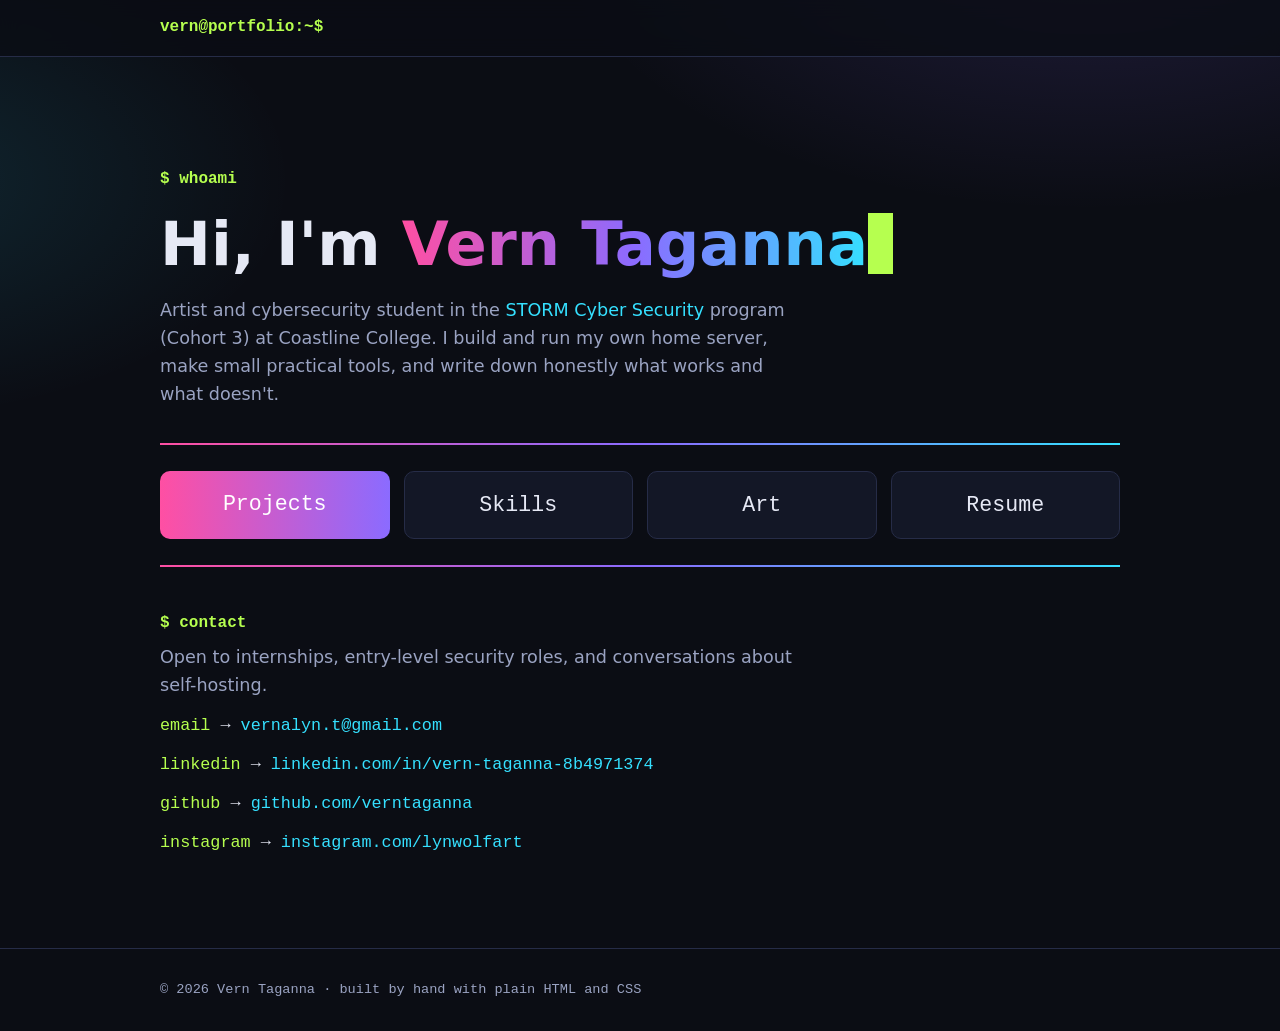
<file: index.html>
<!doctype html>
<html lang="en">
<head>
<meta charset="utf-8">
<meta name="viewport" content="width=device-width, initial-scale=1">
<title>Vern Taganna | Cybersecurity and Art</title>
<meta name="description" content="Portfolio of Vern Taganna: artist, cybersecurity student, and home server builder.">
<link rel="stylesheet" href="style.css">
</head>
<body>
<nav><div class="wrap">
  <a class="logo" href="index.html" aria-label="Home">vern@portfolio:~$</a>
</div></nav>
<header class="hero"><div class="wrap">
  <div class="prompt">$ whoami</div>
  <h1>Hi, I'm <span class="grad">Vern Taganna</span><span class="cursor"></span></h1>
  <p class="lead">Artist and cybersecurity student in the <a href="https://stormcyber.org/">STORM Cyber Security</a> program (Cohort 3) at Coastline College. I build and run my own home server, make small practical tools, and write down honestly what works and what doesn't.</p>
  <div class="btns">
    <a class="btn primary" href="projects.html">Projects</a>
    <a class="btn" href="skills.html">Skills</a>
    <a class="btn" href="art.html">Art</a>
    <a class="btn" href="resume.html">Resume</a>
  </div>
  <div class="contact">
    <div class="prompt">$ contact</div>
    <p class="lead">Open to internships, entry-level security roles, and conversations about self-hosting.</p>
    <ul class="links">
      <li><span>email</span> &rarr; <a href="mailto:vernalyn.t&#64;gmail.com">vernalyn.t&#64;gmail.com</a></li>
      <li><span>linkedin</span> &rarr; <a href="https://www.linkedin.com/in/vern-taganna-8b4971374/">linkedin.com/in/vern-taganna-8b4971374</a></li>
      <li><span>github</span> &rarr; <a href="https://github.com/verntaganna">github.com/verntaganna</a></li>
      <li><span>instagram</span> &rarr; <a href="https://www.instagram.com/lynwolfart/">instagram.com/lynwolfart</a></li>
    </ul>
  </div></div></header>
<footer><div class="wrap">&copy; 2026 Vern Taganna &middot; built by hand with plain HTML and CSS</div></footer>
</body>
</html>
</file>
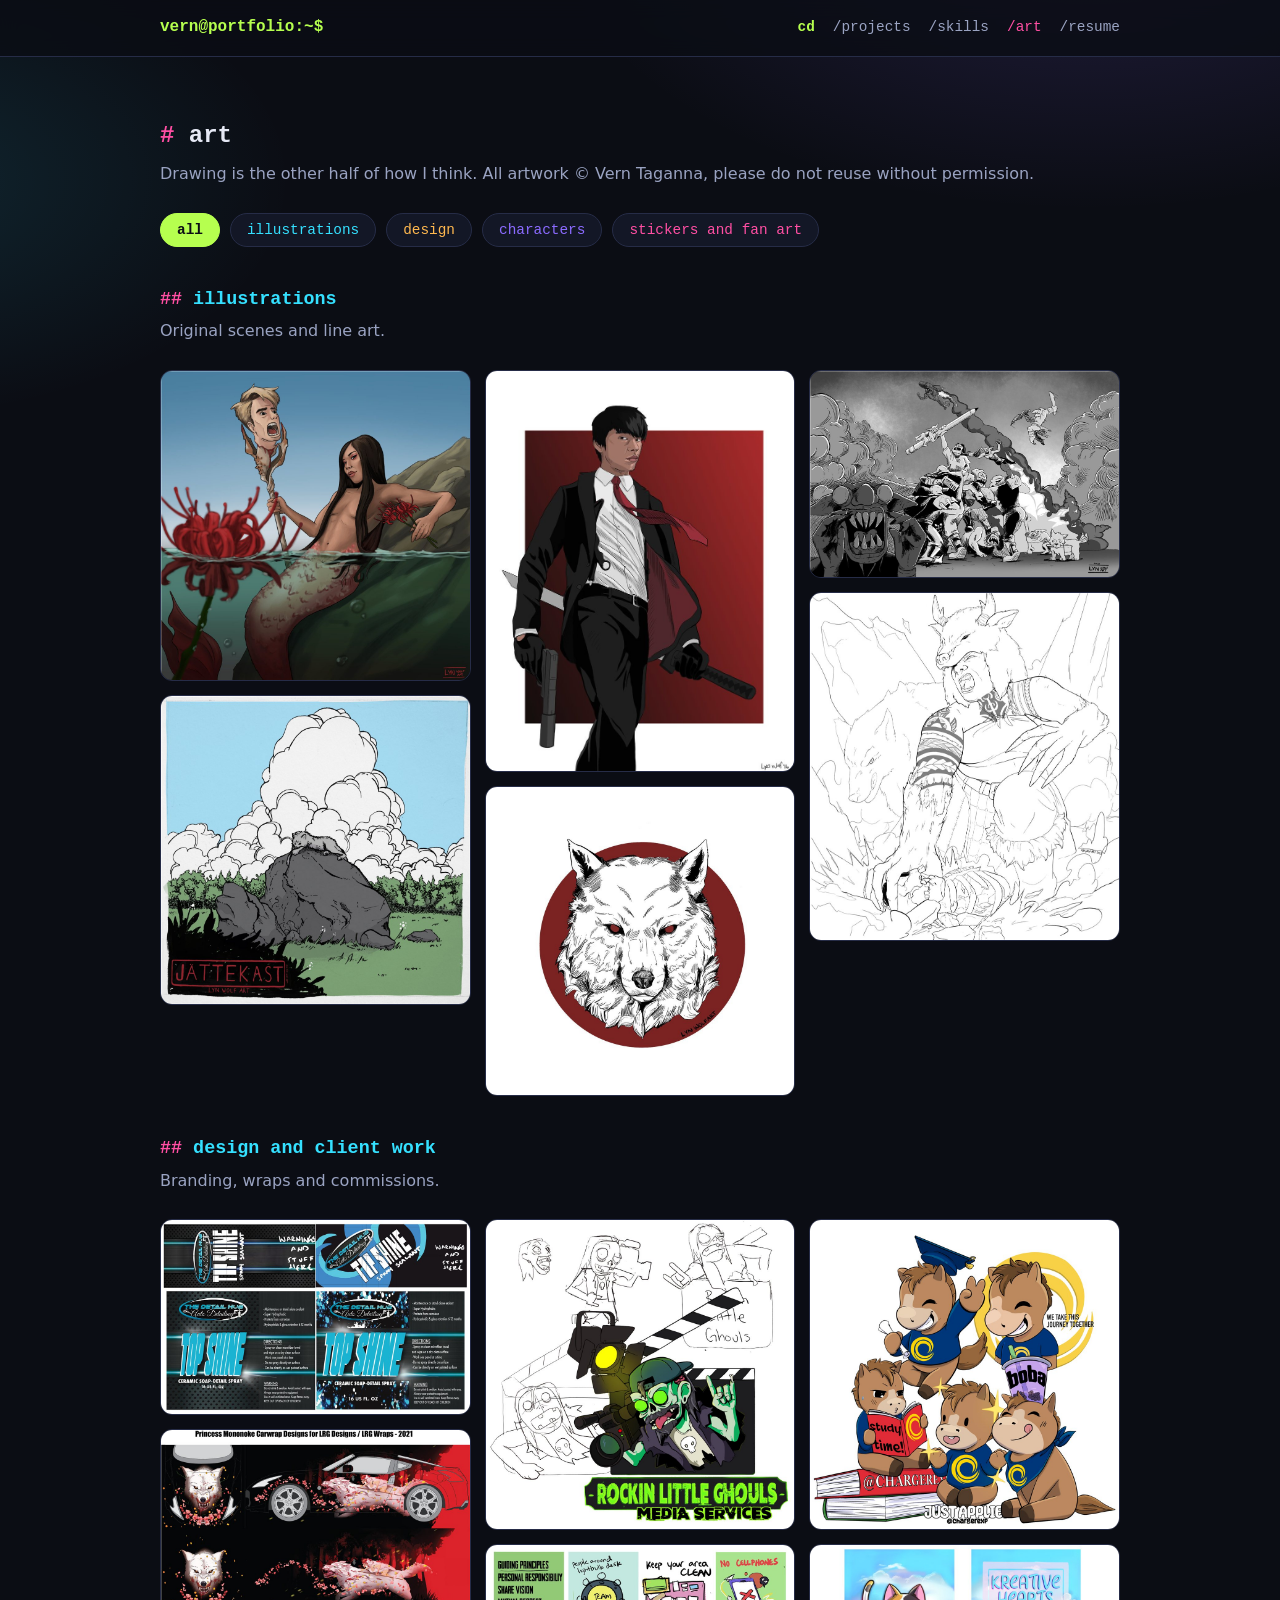
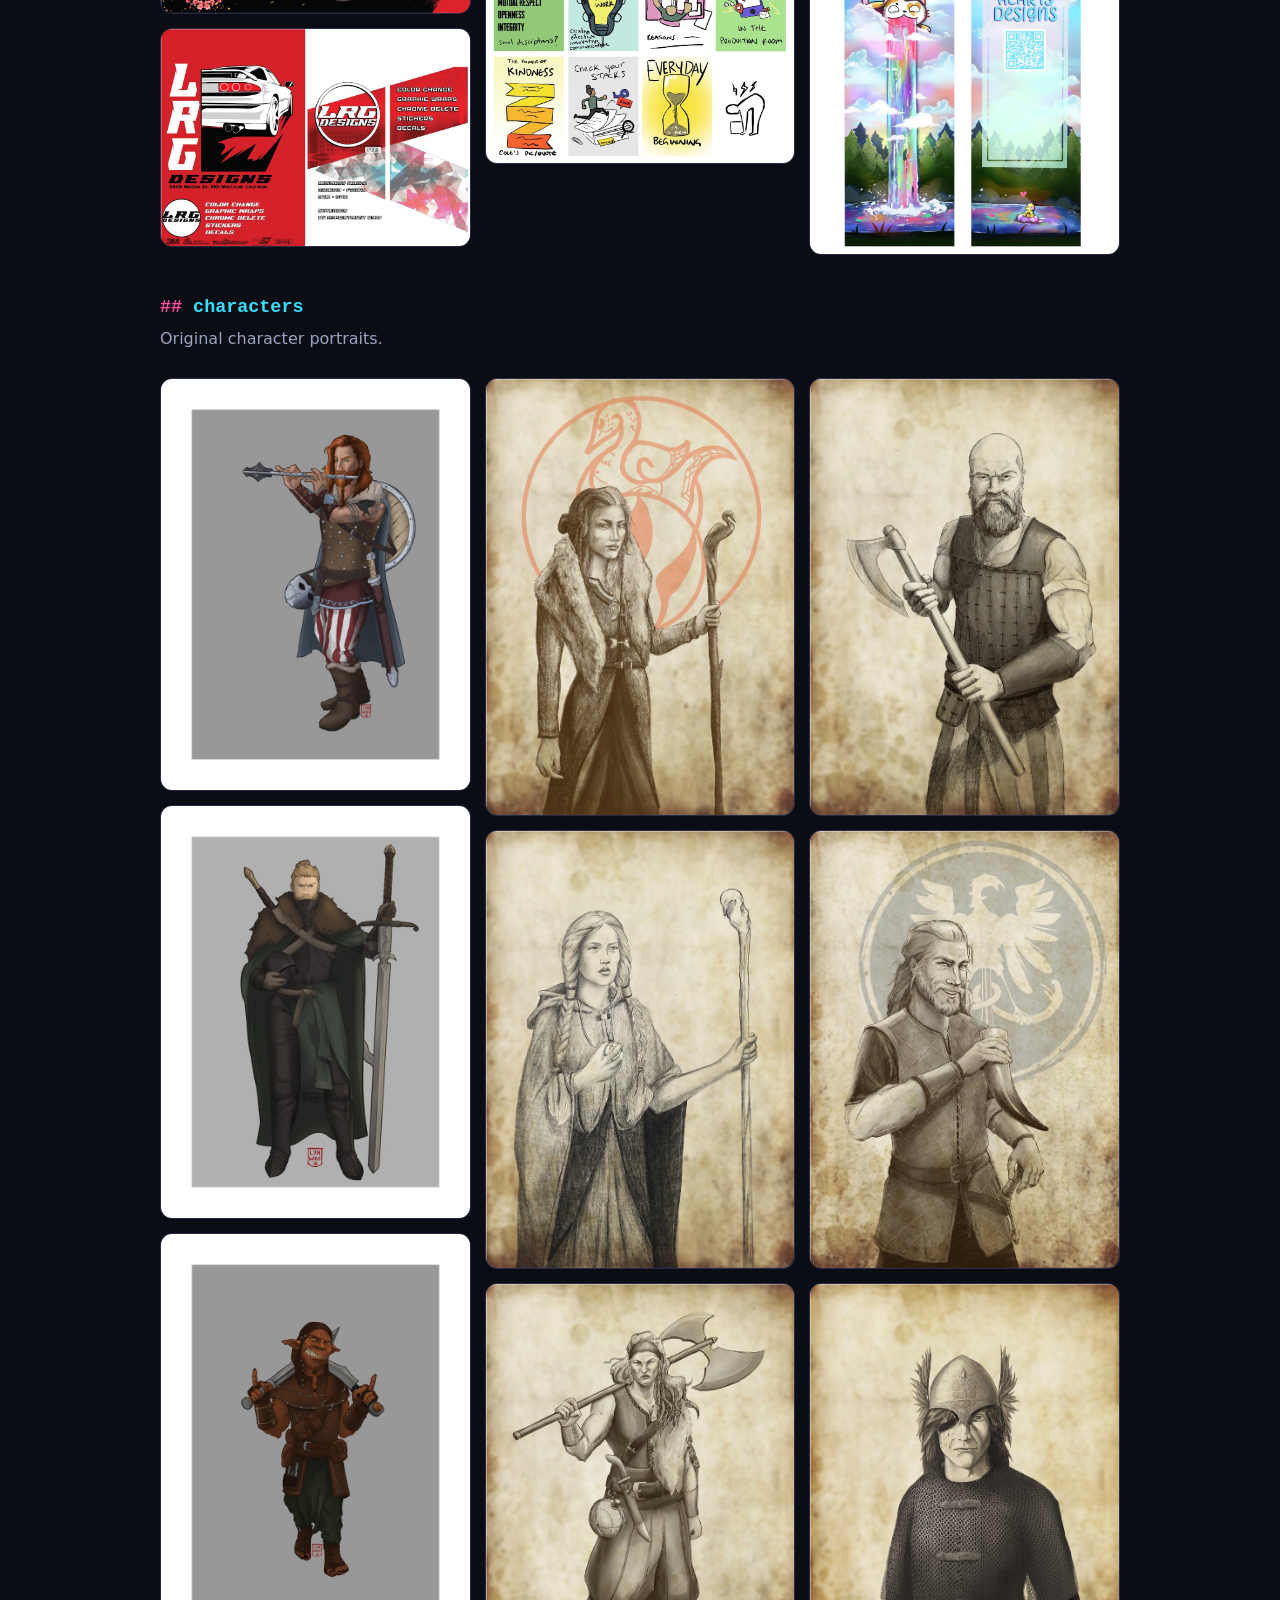
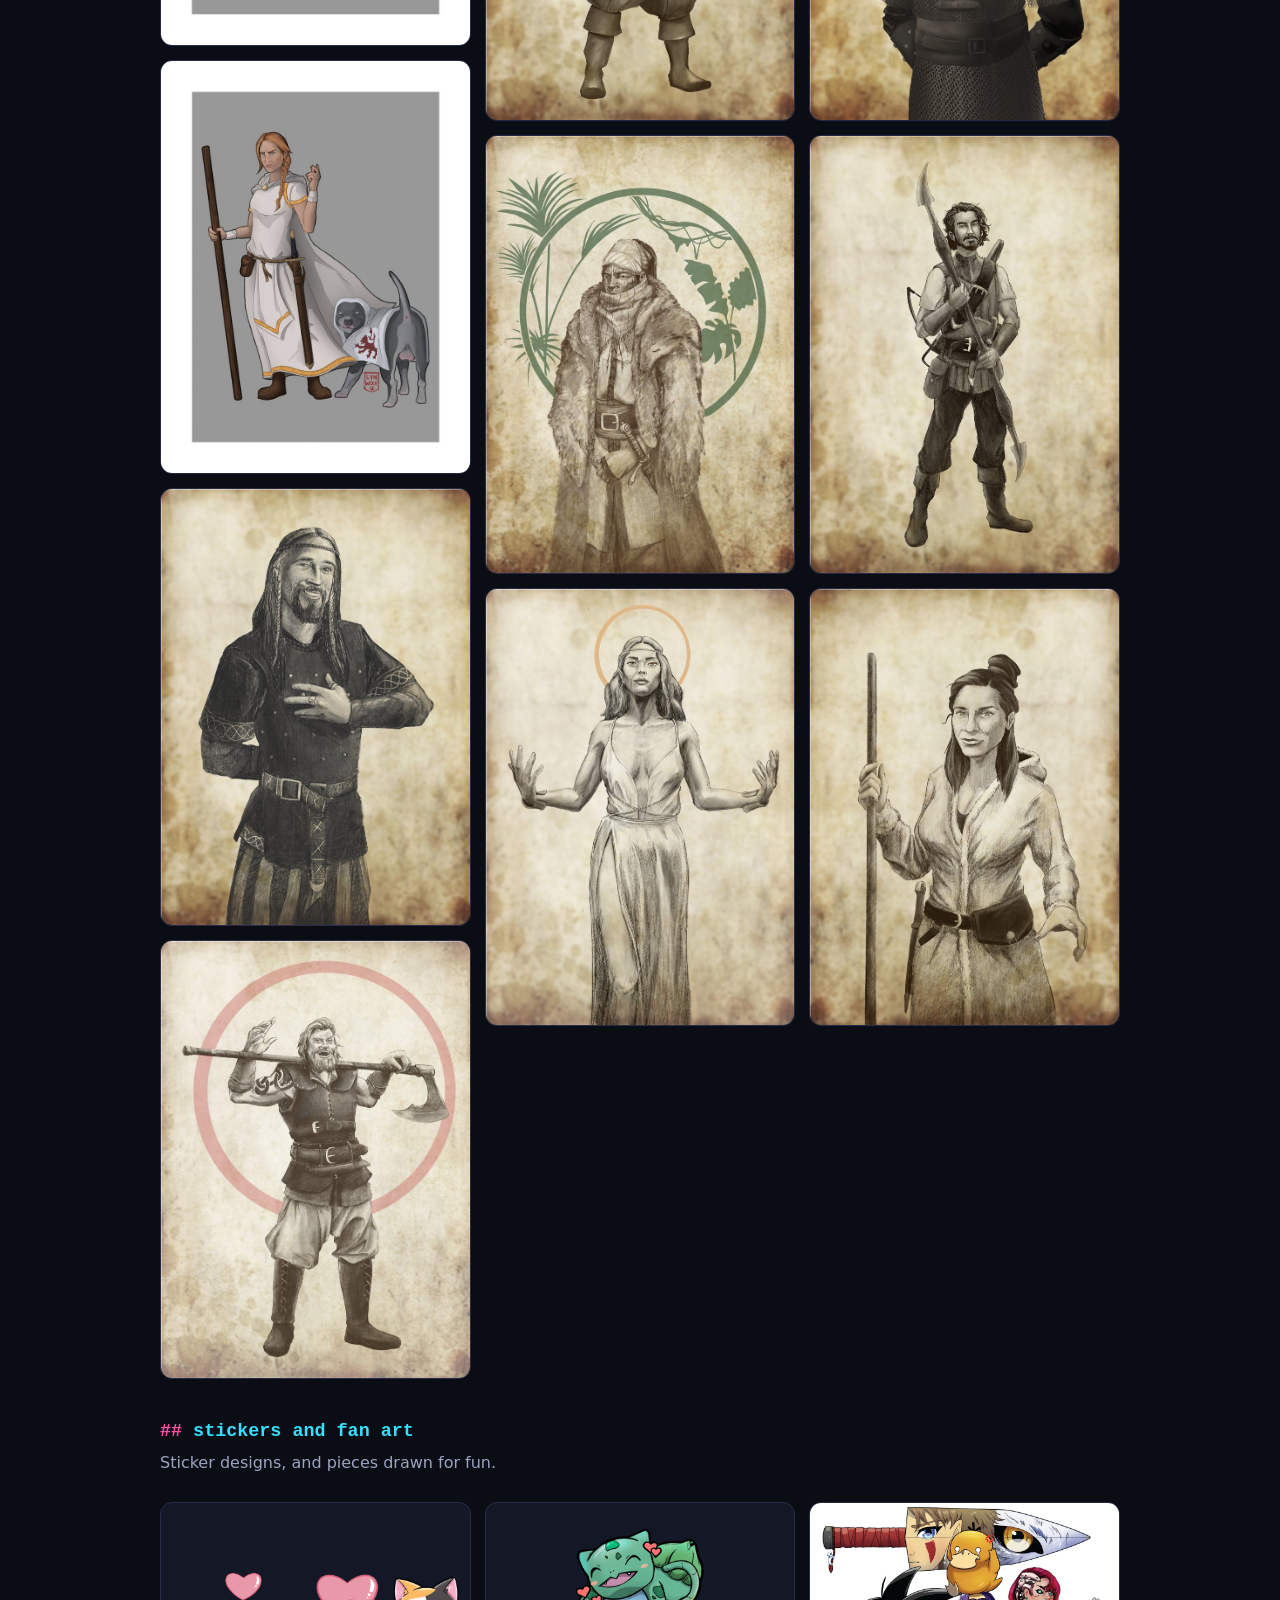
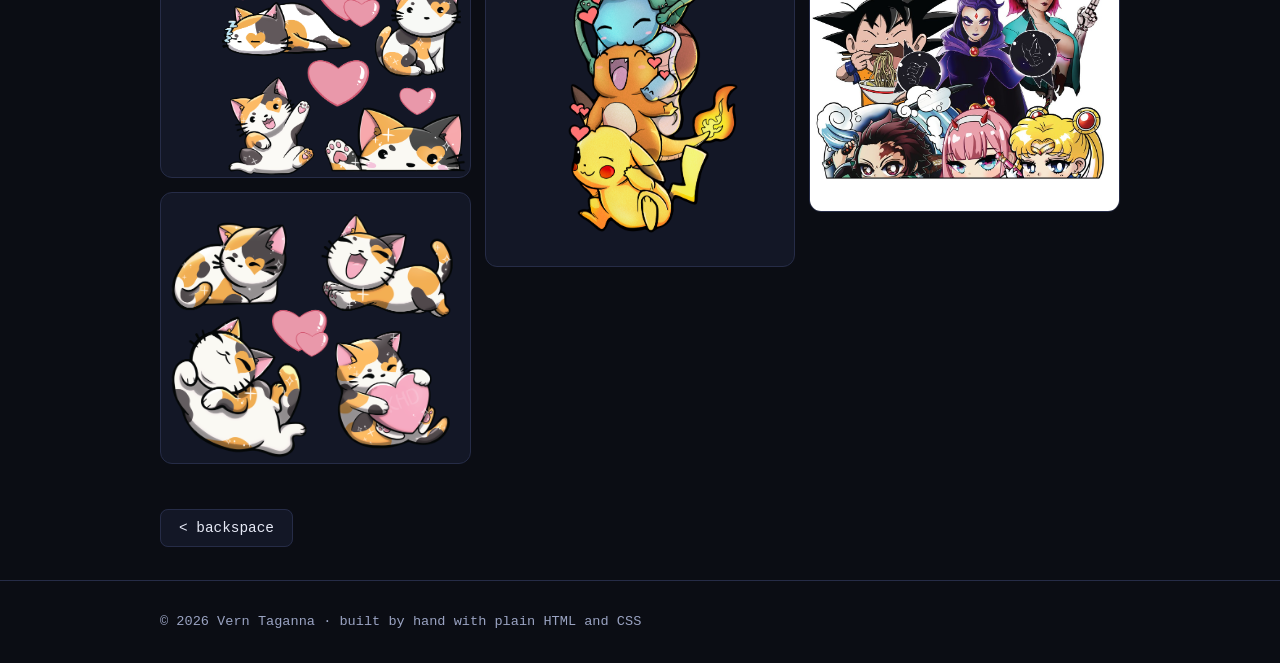
<file: art.html>
<!doctype html>
<html lang="en">
<head>
<meta charset="utf-8">
<meta name="viewport" content="width=device-width, initial-scale=1">
<title>Art | Vern Taganna</title>
<meta name="description" content="Portfolio of Vern Taganna: artist, cybersecurity student, and home server builder.">
<link rel="stylesheet" href="style.css">
</head>
<body>
<nav><div class="wrap">
  <a class="logo" href="index.html" aria-label="Home">vern@portfolio:~$</a>
  <ul><li class="cd">cd</li><li><a href="projects.html">/projects</a></li><li><a href="skills.html">/skills</a></li><li><a href="art.html" class="active">/art</a></li><li><a href="resume.html">/resume</a></li></ul>
</div></nav>
<main><section class="page"><div class="wrap">
  <h2>art</h2>
  <p class="sub">Drawing is the other half of how I think. All artwork &copy; Vern Taganna, please do not reuse without permission.</p>
  <div class="filters" id="filters" role="group" aria-label="Filter artwork by category">
    <button type="button" class="chip active" data-filter="all" style="--c:var(--lime)">all</button>
    <button type="button" class="chip" data-filter="illustrations" style="--c:var(--cyan)">illustrations</button>
    <button type="button" class="chip" data-filter="design" style="--c:var(--amber)">design</button>
    <button type="button" class="chip" data-filter="characters" style="--c:var(--violet)">characters</button>
    <button type="button" class="chip" data-filter="fun" style="--c:var(--pink)">stickers and fan art</button>
  </div>
  <div class="cat" data-cat="illustrations">
  <h3 class="group">illustrations</h3>
  <p class="sub">Original scenes and line art.</p>
  <div class="art">
    <img src="art/illustrations-01.jpg" width="1000" height="1000" alt="Original illustration 1" loading="lazy" draggable="false">
    <img src="art/illustrations-02.jpg" width="1000" height="1000" alt="Original illustration 2" loading="lazy" draggable="false">
    <img src="art/illustrations-03.jpg" width="750" height="971" alt="Original illustration 3" loading="lazy" draggable="false">
    <img src="art/illustrations-04.jpg" width="1000" height="1000" alt="Original illustration 4" loading="lazy" draggable="false">
    <img src="art/illustrations-05.jpg" width="1000" height="667" alt="Original illustration 5" loading="lazy" draggable="false">
    <img src="art/illustrations-06.jpg" width="889" height="1000" alt="Original illustration 6" loading="lazy" draggable="false">
  </div>
  </div>
  <div class="cat" data-cat="design">
  <h3 class="group">design and client work</h3>
  <p class="sub">Branding, wraps and commissions.</p>
  <div class="art">
    <img src="art/design-01.jpg" width="1000" height="629" alt="Design and client work 1" loading="lazy" draggable="false">
    <img src="art/design-02.jpg" width="1000" height="592" alt="Design and client work 2" loading="lazy" draggable="false">
    <img src="art/design-03.jpg" width="1000" height="702" alt="Design and client work 3" loading="lazy" draggable="false">
    <img src="art/design-04.jpg" width="1000" height="1000" alt="Design and client work 4" loading="lazy" draggable="false">
    <img src="art/design-05.jpg" width="1000" height="707" alt="Design and client work 5" loading="lazy" draggable="false">
    <img src="art/design-06.jpg" width="1000" height="1000" alt="Design and client work 6" loading="lazy" draggable="false">
    <img src="art/design-07.jpg" width="1000" height="1000" alt="Design and client work 7" loading="lazy" draggable="false">
  </div>
  </div>
  <div class="cat" data-cat="characters">
  <h3 class="group">characters</h3>
  <p class="sub">Original character portraits.</p>
  <div class="art">
    <img src="art/characters-13.jpg" width="750" height="1000" alt="Original character portrait, full color 1" loading="lazy" draggable="false">
    <img src="art/characters-14.jpg" width="750" height="1000" alt="Original character portrait, full color 2" loading="lazy" draggable="false">
    <img src="art/characters-15.jpg" width="750" height="1000" alt="Original character portrait, full color 3" loading="lazy" draggable="false">
    <img src="art/characters-16.jpg" width="750" height="1000" alt="Original character portrait, full color 4" loading="lazy" draggable="false">
    <img src="art/characters-01.jpg" width="707" height="1000" alt="Original character portrait, black and white 1" loading="lazy" draggable="false">
    <img src="art/characters-02.jpg" width="707" height="1000" alt="Original character portrait, black and white 2" loading="lazy" draggable="false">
    <img src="art/characters-03.jpg" width="707" height="1000" alt="Original character portrait, black and white 3" loading="lazy" draggable="false">
    <img src="art/characters-04.jpg" width="707" height="1000" alt="Original character portrait, black and white 4" loading="lazy" draggable="false">
    <img src="art/characters-05.jpg" width="707" height="1000" alt="Original character portrait, black and white 5" loading="lazy" draggable="false">
    <img src="art/characters-06.jpg" width="707" height="1000" alt="Original character portrait, black and white 6" loading="lazy" draggable="false">
    <img src="art/characters-07.jpg" width="707" height="1000" alt="Original character portrait, black and white 7" loading="lazy" draggable="false">
    <img src="art/characters-08.jpg" width="707" height="1000" alt="Original character portrait, black and white 8" loading="lazy" draggable="false">
    <img src="art/characters-09.jpg" width="707" height="1000" alt="Original character portrait, black and white 9" loading="lazy" draggable="false">
    <img src="art/characters-10.jpg" width="707" height="1000" alt="Original character portrait, black and white 10" loading="lazy" draggable="false">
    <img src="art/characters-11.jpg" width="707" height="1000" alt="Original character portrait, black and white 11" loading="lazy" draggable="false">
    <img src="art/characters-12.jpg" width="707" height="1000" alt="Original character portrait, black and white 12" loading="lazy" draggable="false">
  </div>
  </div>
  <div class="cat" data-cat="fun">
  <h3 class="group">stickers and fan art</h3>
  <p class="sub">Sticker designs, and pieces drawn for fun.</p>
  <div class="art">
    <img src="art/stickers-01.png" width="906" height="805" alt="Calico cat sticker design 1" loading="lazy" draggable="false">
    <img src="art/stickers-02.png" width="758" height="663" alt="Calico cat sticker design 2" loading="lazy" draggable="false">
    <img src="art/fanart-01.png" width="849" height="1000" alt="Fan art 1" loading="lazy" draggable="false">
    <img src="art/fanart-02.jpg" width="1000" height="999" alt="Fan art 2" loading="lazy" draggable="false">
  </div>
  </div>
</div></section></main>
<div class="lightbox" id="lb" hidden><img alt="" draggable="false"></div>
<div class="wrap back"><a class="btn" href="index.html">&lt; backspace</a></div>
<footer><div class="wrap">&copy; 2026 Vern Taganna &middot; built by hand with plain HTML and CSS</div></footer>
<script>
document.addEventListener('contextmenu',function(e){if(e.target.tagName==='IMG')e.preventDefault()});
document.addEventListener('dragstart',function(e){if(e.target.tagName==='IMG')e.preventDefault()});
document.querySelectorAll('#filters .chip').forEach(function(b){b.addEventListener('click',function(){
  var f=b.dataset.filter;
  document.querySelectorAll('#filters .chip').forEach(function(x){x.classList.toggle('active',x===b)});
  document.querySelectorAll('.cat').forEach(function(c){c.hidden=(f!=='all'&&c.dataset.cat!==f)});
})});var lb=document.getElementById('lb'),lbi=lb.querySelector('img');
document.querySelectorAll('.art img').forEach(function(i){i.addEventListener('click',function(){lbi.src=i.src;lbi.alt=i.alt;lb.hidden=false})});
lb.addEventListener('click',function(){lb.hidden=true});
document.addEventListener('keydown',function(e){if(e.key==='Escape')lb.hidden=true});
</script>
</body>
</html>
</file>
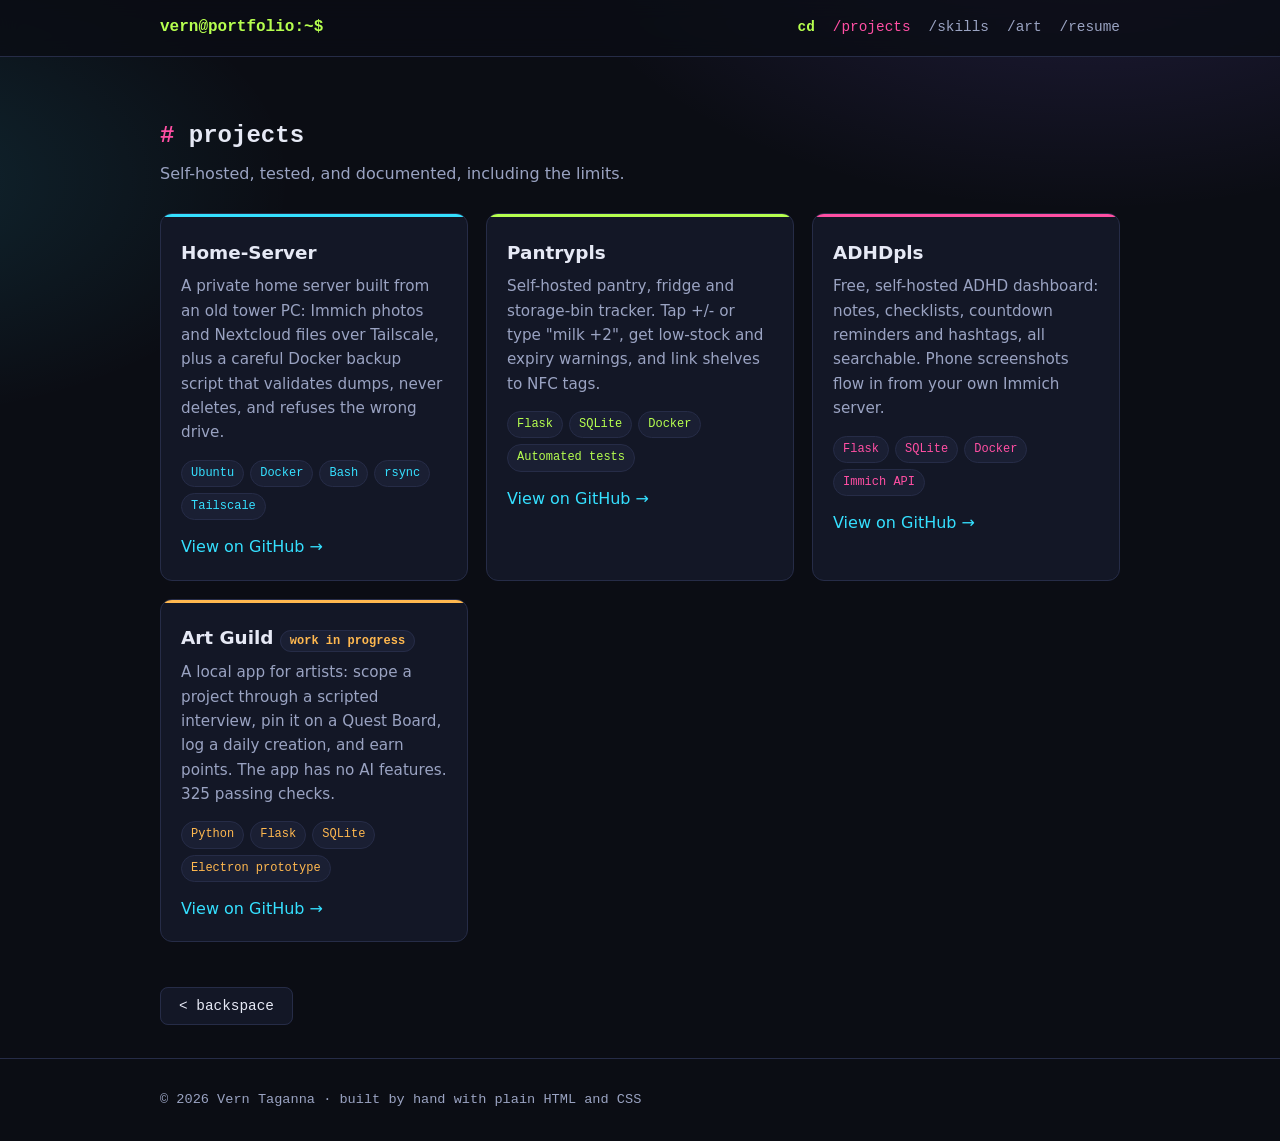
<file: projects.html>
<!doctype html>
<html lang="en">
<head>
<meta charset="utf-8">
<meta name="viewport" content="width=device-width, initial-scale=1">
<title>Projects | Vern Taganna</title>
<meta name="description" content="Portfolio of Vern Taganna: artist, cybersecurity student, and home server builder.">
<link rel="stylesheet" href="style.css">
</head>
<body>
<nav><div class="wrap">
  <a class="logo" href="index.html" aria-label="Home">vern@portfolio:~$</a>
  <ul><li class="cd">cd</li><li><a href="projects.html" class="active">/projects</a></li><li><a href="skills.html">/skills</a></li><li><a href="art.html">/art</a></li><li><a href="resume.html">/resume</a></li></ul>
</div></nav>
<main><section class="page"><div class="wrap">
  <h2>projects</h2>
  <p class="sub">Self-hosted, tested, and documented, including the limits.</p>
  <div class="grid">
    <article class="card" style="--accent:var(--cyan)">
      <h3>Home-Server</h3>
      <p>A private home server built from an old tower PC: Immich photos and Nextcloud files over Tailscale, plus a careful Docker backup script that validates dumps, never deletes, and refuses the wrong drive.</p>
      <div class="tags"><span class="tag">Ubuntu</span><span class="tag">Docker</span><span class="tag">Bash</span><span class="tag">rsync</span><span class="tag">Tailscale</span></div>
      <a href="https://github.com/verntaganna/Home-Server">View on GitHub &rarr;</a>
    </article>
    <article class="card" style="--accent:var(--lime)">
      <h3>Pantrypls</h3>
      <p>Self-hosted pantry, fridge and storage-bin tracker. Tap +/- or type "milk +2", get low-stock and expiry warnings, and link shelves to NFC tags.</p>
      <div class="tags"><span class="tag">Flask</span><span class="tag">SQLite</span><span class="tag">Docker</span><span class="tag">Automated tests</span></div>
      <a href="https://github.com/verntaganna/pantrypls">View on GitHub &rarr;</a>
    </article>
    <article class="card" style="--accent:var(--pink)">
      <h3>ADHDpls</h3>
      <p>Free, self-hosted ADHD dashboard: notes, checklists, countdown reminders and hashtags, all searchable. Phone screenshots flow in from your own Immich server.</p>
      <div class="tags"><span class="tag">Flask</span><span class="tag">SQLite</span><span class="tag">Docker</span><span class="tag">Immich API</span></div>
      <a href="https://github.com/verntaganna/adhdpls">View on GitHub &rarr;</a>
    </article>
    <article class="card" style="--accent:var(--amber)">
      <h3>Art Guild <span class="tag" style="--accent:var(--amber)">work in progress</span></h3>
      <p>A local app for artists: scope a project through a scripted interview, pin it on a Quest Board, log a daily creation, and earn points. The app has no AI features. 325 passing checks.</p>
      <div class="tags"><span class="tag">Python</span><span class="tag">Flask</span><span class="tag">SQLite</span><span class="tag">Electron prototype</span></div>
      <a href="https://github.com/verntaganna/art-guild">View on GitHub &rarr;</a>
    </article>  </div>
</div></section></main>
<div class="wrap back"><a class="btn" href="index.html">&lt; backspace</a></div>
<footer><div class="wrap">&copy; 2026 Vern Taganna &middot; built by hand with plain HTML and CSS</div></footer>
</body>
</html>
</file>
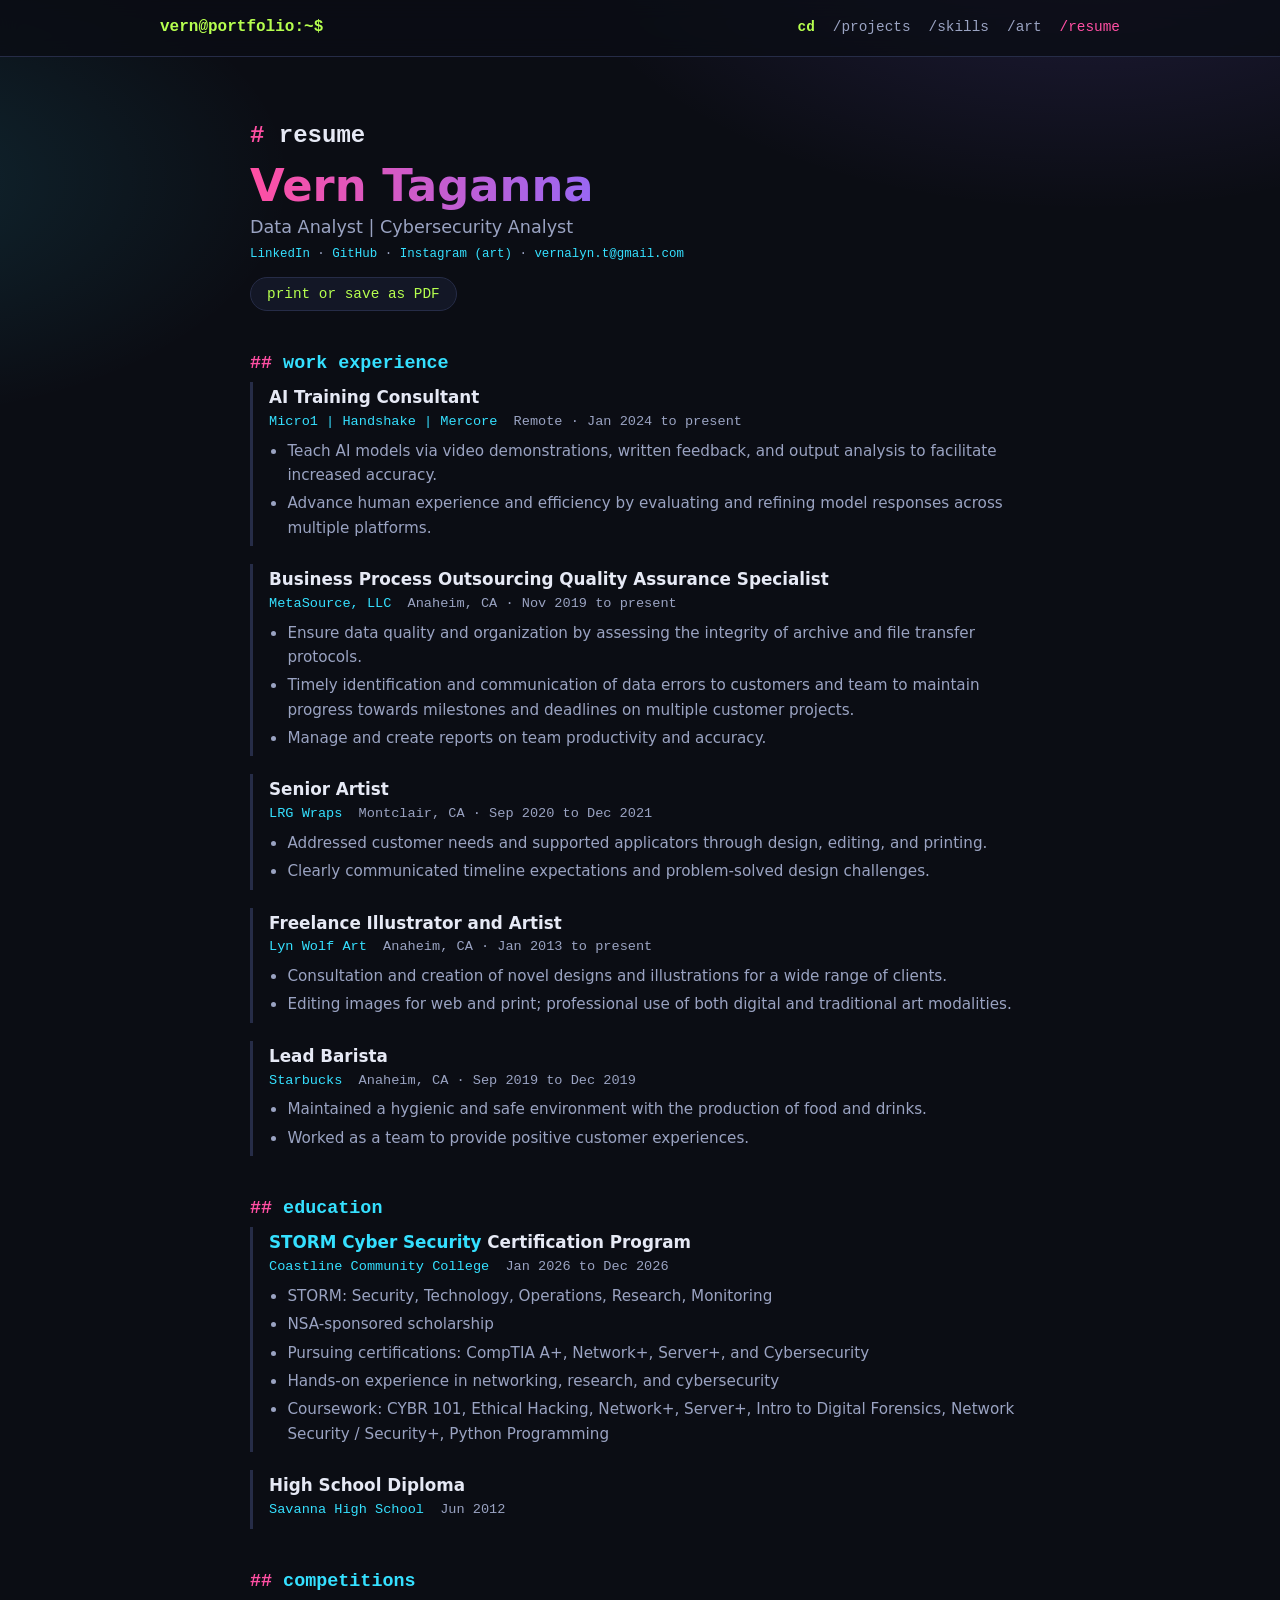
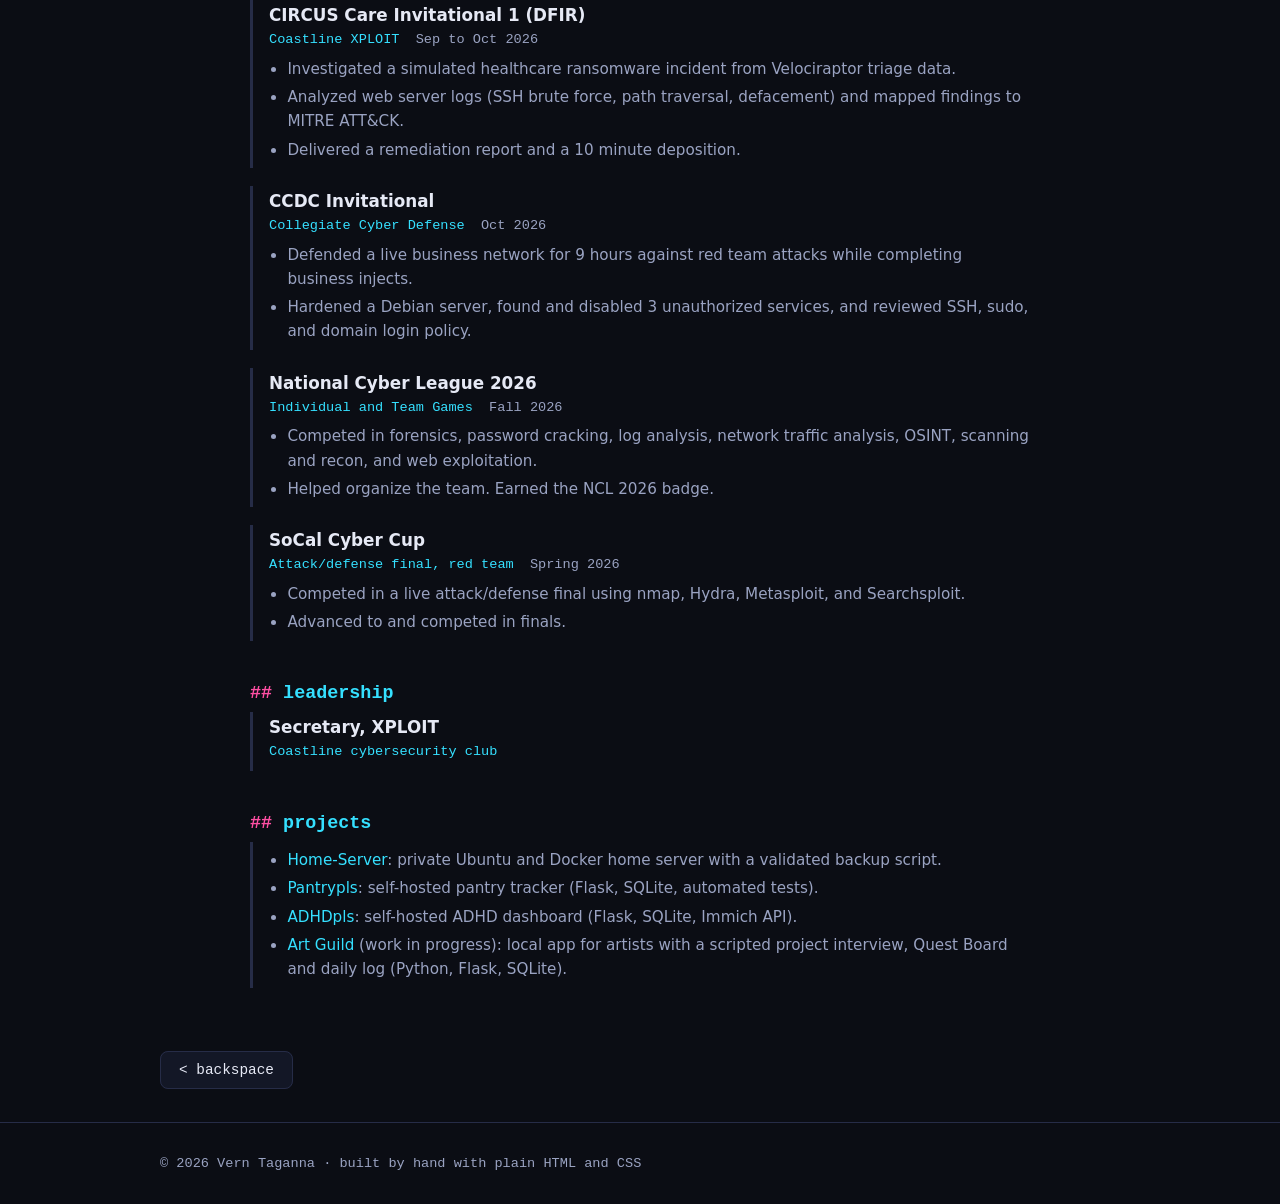
<file: resume.html>
<!doctype html>
<html lang="en">
<head>
<meta charset="utf-8">
<meta name="viewport" content="width=device-width, initial-scale=1">
<title>Resume | Vern Taganna</title>
<meta name="description" content="Resume of Vern Taganna: data analyst and cybersecurity analyst.">
<link rel="stylesheet" href="style.css">
</head>
<body>
<nav><div class="wrap">
  <a class="logo" href="index.html" aria-label="Home">vern@portfolio:~$</a>
  <ul><li class="cd">cd</li><li><a href="projects.html">/projects</a></li><li><a href="skills.html">/skills</a></li><li><a href="art.html">/art</a></li><li><a href="resume.html" class="active">/resume</a></li></ul>
</div></nav>
<main><section class="page"><div class="wrap resume">
  <h2>resume</h2>
  <div class="res-head">
    <h1 class="grad">Vern Taganna</h1>
    <p class="role">Data Analyst | Cybersecurity Analyst</p>
    <p class="meta"><a href="https://www.linkedin.com/in/vern-taganna-8b4971374/">LinkedIn</a> &middot; <a href="https://github.com/verntaganna">GitHub</a> &middot; <a href="https://www.instagram.com/lynwolfart/">Instagram (art)</a> &middot; <a href="mailto:vernalyn.t&#64;gmail.com">vernalyn.t&#64;gmail.com</a></p>
    <button type="button" class="chip noprint" style="--c:var(--lime)" onclick="window.print()">print or save as PDF</button>
  </div>

  <h3 class="group">work experience</h3>
  <div class="res-item"><h4>AI Training Consultant</h4><p class="org">Micro1 | Handshake | Mercore <span>Remote &middot; Jan 2024 to present</span></p>
    <ul><li>Teach AI models via video demonstrations, written feedback, and output analysis to facilitate increased accuracy.</li><li>Advance human experience and efficiency by evaluating and refining model responses across multiple platforms.</li></ul></div>
  <div class="res-item"><h4>Business Process Outsourcing Quality Assurance Specialist</h4><p class="org">MetaSource, LLC <span>Anaheim, CA &middot; Nov 2019 to present</span></p>
    <ul><li>Ensure data quality and organization by assessing the integrity of archive and file transfer protocols.</li><li>Timely identification and communication of data errors to customers and team to maintain progress towards milestones and deadlines on multiple customer projects.</li><li>Manage and create reports on team productivity and accuracy.</li></ul></div>
  <div class="res-item"><h4>Senior Artist</h4><p class="org">LRG Wraps <span>Montclair, CA &middot; Sep 2020 to Dec 2021</span></p>
    <ul><li>Addressed customer needs and supported applicators through design, editing, and printing.</li><li>Clearly communicated timeline expectations and problem-solved design challenges.</li></ul></div>
  <div class="res-item"><h4>Freelance Illustrator and Artist</h4><p class="org">Lyn Wolf Art <span>Anaheim, CA &middot; Jan 2013 to present</span></p>
    <ul><li>Consultation and creation of novel designs and illustrations for a wide range of clients.</li><li>Editing images for web and print; professional use of both digital and traditional art modalities.</li></ul></div>
  <div class="res-item"><h4>Lead Barista</h4><p class="org">Starbucks <span>Anaheim, CA &middot; Sep 2019 to Dec 2019</span></p>
    <ul><li>Maintained a hygienic and safe environment with the production of food and drinks.</li><li>Worked as a team to provide positive customer experiences.</li></ul></div>

  <h3 class="group">education</h3>
  <div class="res-item"><h4><a href="https://stormcyber.org/">STORM Cyber Security</a> Certification Program</h4><p class="org">Coastline Community College <span>Jan 2026 to Dec 2026</span></p>
    <ul><li>STORM: Security, Technology, Operations, Research, Monitoring</li><li>NSA-sponsored scholarship</li><li>Pursuing certifications: CompTIA A+, Network+, Server+, and Cybersecurity</li><li>Hands-on experience in networking, research, and cybersecurity</li><li>Coursework: CYBR 101, Ethical Hacking, Network+, Server+, Intro to Digital Forensics, Network Security / Security+, Python Programming</li></ul></div>
  <div class="res-item"><h4>High School Diploma</h4><p class="org">Savanna High School <span>Jun 2012</span></p></div>

  <h3 class="group">competitions</h3>
  <div class="res-item"><h4>CIRCUS Care Invitational 1 (DFIR)</h4><p class="org">Coastline XPLOIT <span>Sep to Oct 2026</span></p>
    <ul><li>Investigated a simulated healthcare ransomware incident from Velociraptor triage data.</li><li>Analyzed web server logs (SSH brute force, path traversal, defacement) and mapped findings to MITRE ATT&amp;CK.</li><li>Delivered a remediation report and a 10 minute deposition.</li></ul></div>
  <div class="res-item"><h4>CCDC Invitational</h4><p class="org">Collegiate Cyber Defense <span>Oct 2026</span></p>
    <ul><li>Defended a live business network for 9 hours against red team attacks while completing business injects.</li><li>Hardened a Debian server, found and disabled 3 unauthorized services, and reviewed SSH, sudo, and domain login policy.</li></ul></div>
  <div class="res-item"><h4>National Cyber League 2026</h4><p class="org">Individual and Team Games <span>Fall 2026</span></p>
    <ul><li>Competed in forensics, password cracking, log analysis, network traffic analysis, OSINT, scanning and recon, and web exploitation.</li><li>Helped organize the team. Earned the NCL 2026 badge.</li></ul></div>
  <div class="res-item"><h4>SoCal Cyber Cup</h4><p class="org">Attack/defense final, red team <span>Spring 2026</span></p>
    <ul><li>Competed in a live attack/defense final using nmap, Hydra, Metasploit, and Searchsploit.</li><li>Advanced to and competed in finals.</li></ul></div>

  <h3 class="group">leadership</h3>
  <div class="res-item"><h4>Secretary, XPLOIT</h4><p class="org">Coastline cybersecurity club</p></div>

  <h3 class="group">projects</h3>
  <div class="res-item"><ul>
    <li><a href="https://github.com/verntaganna/Home-Server">Home-Server</a>: private Ubuntu and Docker home server with a validated backup script.</li>
    <li><a href="https://github.com/verntaganna/pantrypls">Pantrypls</a>: self-hosted pantry tracker (Flask, SQLite, automated tests).</li>
    <li><a href="https://github.com/verntaganna/adhdpls">ADHDpls</a>: self-hosted ADHD dashboard (Flask, SQLite, Immich API).</li>
    <li><a href="https://github.com/verntaganna/art-guild">Art Guild</a> (work in progress): local app for artists with a scripted project interview, Quest Board and daily log (Python, Flask, SQLite).</li>
  </ul></div>
</div></section></main>
<div class="wrap back"><a class="btn" href="index.html">&lt; backspace</a></div>
<footer><div class="wrap">&copy; 2026 Vern Taganna &middot; built by hand with plain HTML and CSS</div></footer>
</body>
</html>
</file>
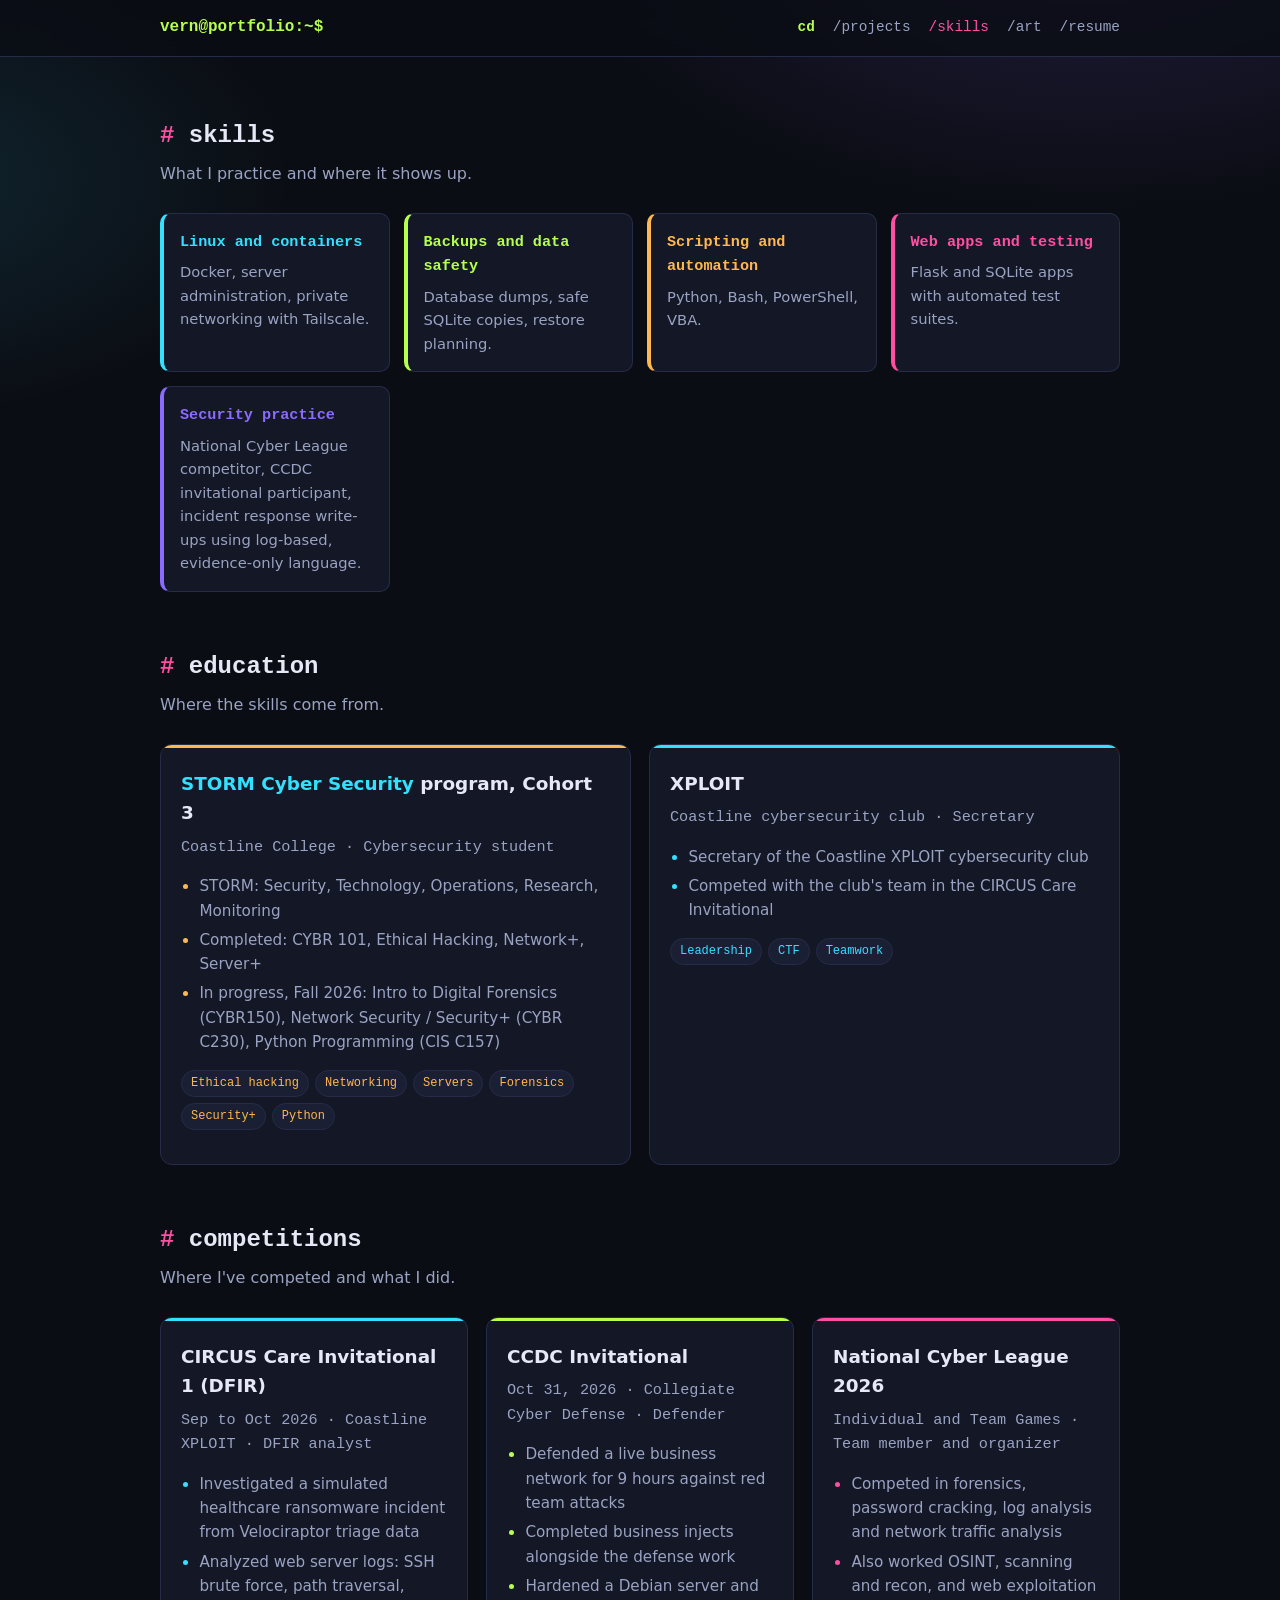
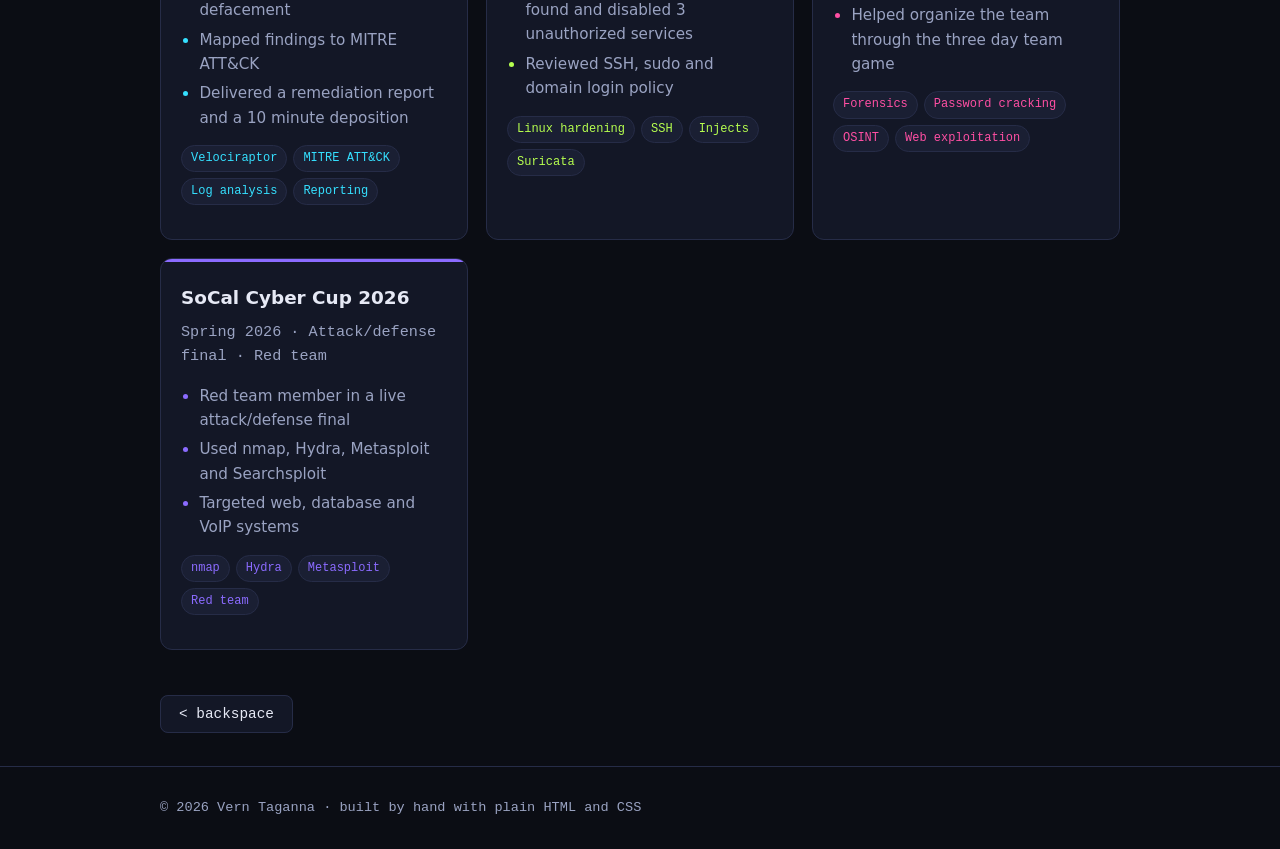
<file: skills.html>
<!doctype html>
<html lang="en">
<head>
<meta charset="utf-8">
<meta name="viewport" content="width=device-width, initial-scale=1">
<title>Skills | Vern Taganna</title>
<meta name="description" content="Portfolio of Vern Taganna: artist, cybersecurity student, and home server builder.">
<link rel="stylesheet" href="style.css">
</head>
<body>
<nav><div class="wrap">
  <a class="logo" href="index.html" aria-label="Home">vern@portfolio:~$</a>
  <ul><li class="cd">cd</li><li><a href="projects.html">/projects</a></li><li><a href="skills.html" class="active">/skills</a></li><li><a href="art.html">/art</a></li><li><a href="resume.html">/resume</a></li></ul>
</div></nav>
<main><section class="page"><div class="wrap">
  <h2>skills</h2>
  <p class="sub">What I practice and where it shows up.</p>
  <div class="skills">
    <div class="skill" style="--accent:var(--cyan)"><h3>Linux and containers</h3><p>Docker, server administration, private networking with Tailscale.</p></div>
    <div class="skill" style="--accent:var(--lime)"><h3>Backups and data safety</h3><p>Database dumps, safe SQLite copies, restore planning.</p></div>
    <div class="skill" style="--accent:var(--amber)"><h3>Scripting and automation</h3><p>Python, Bash, PowerShell, VBA.</p></div>
    <div class="skill" style="--accent:var(--pink)"><h3>Web apps and testing</h3><p>Flask and SQLite apps with automated test suites.</p></div>
    <div class="skill" style="--accent:var(--violet)"><h3>Security practice</h3><p>National Cyber League competitor, CCDC invitational participant, incident response write-ups using log-based, evidence-only language.</p></div>
  </div>

  <h2 style="margin-top:56px">education</h2>
  <p class="sub">Where the skills come from.</p>
  <div class="grid">
    <article class="card" style="--accent:var(--amber)">
      <h3><a href="https://stormcyber.org/">STORM Cyber Security</a> program, Cohort 3</h3>
      <p class="meta">Coastline College &middot; Cybersecurity student</p>
      <ul>
        <li>STORM: Security, Technology, Operations, Research, Monitoring</li>
        <li>Completed: CYBR 101, Ethical Hacking, Network+, Server+</li>
        <li>In progress, Fall 2026: Intro to Digital Forensics (CYBR150), Network Security / Security+ (CYBR C230), Python Programming (CIS C157)</li>
      </ul>
      <div class="tags"><span class="tag">Ethical hacking</span><span class="tag">Networking</span><span class="tag">Servers</span><span class="tag">Forensics</span><span class="tag">Security+</span><span class="tag">Python</span></div>
    </article>
    <article class="card" style="--accent:var(--cyan)">
      <h3>XPLOIT</h3>
      <p class="meta">Coastline cybersecurity club &middot; Secretary</p>
      <ul>
        <li>Secretary of the Coastline XPLOIT cybersecurity club</li>
        <li>Competed with the club's team in the CIRCUS Care Invitational</li>
      </ul>
      <div class="tags"><span class="tag">Leadership</span><span class="tag">CTF</span><span class="tag">Teamwork</span></div>
    </article>
  </div>
  <h2 style="margin-top:56px">competitions</h2>
  <p class="sub">Where I've competed and what I did.</p>
  <div class="grid">
    <article class="card" style="--accent:var(--cyan)">
      <h3>CIRCUS Care Invitational 1 (DFIR)</h3>
      <p class="meta">Sep to Oct 2026 &middot; Coastline XPLOIT &middot; DFIR analyst</p>
      <ul>
        <li>Investigated a simulated healthcare ransomware incident from Velociraptor triage data</li>
        <li>Analyzed web server logs: SSH brute force, path traversal, defacement</li>
        <li>Mapped findings to MITRE ATT&amp;CK</li>
        <li>Delivered a remediation report and a 10 minute deposition</li>
      </ul>
      <div class="tags"><span class="tag">Velociraptor</span><span class="tag">MITRE ATT&amp;CK</span><span class="tag">Log analysis</span><span class="tag">Reporting</span></div>
    </article>
    <article class="card" style="--accent:var(--lime)">
      <h3>CCDC Invitational</h3>
      <p class="meta">Oct 31, 2026 &middot; Collegiate Cyber Defense &middot; Defender</p>
      <ul>
        <li>Defended a live business network for 9 hours against red team attacks</li>
        <li>Completed business injects alongside the defense work</li>
        <li>Hardened a Debian server and found and disabled 3 unauthorized services</li>
        <li>Reviewed SSH, sudo and domain login policy</li>
      </ul>
      <div class="tags"><span class="tag">Linux hardening</span><span class="tag">SSH</span><span class="tag">Injects</span><span class="tag">Suricata</span></div>
    </article>
    <article class="card" style="--accent:var(--pink)">
      <h3>National Cyber League 2026</h3>
      <p class="meta">Individual and Team Games &middot; Team member and organizer</p>
      <ul>
        <li>Competed in forensics, password cracking, log analysis and network traffic analysis</li>
        <li>Also worked OSINT, scanning and recon, and web exploitation</li>
        <li>Helped organize the team through the three day team game</li>
      </ul>
      <div class="tags"><span class="tag">Forensics</span><span class="tag">Password cracking</span><span class="tag">OSINT</span><span class="tag">Web exploitation</span></div>
    </article>
    <article class="card" style="--accent:var(--violet)">
      <h3>SoCal Cyber Cup 2026</h3>
      <p class="meta">Spring 2026 &middot; Attack/defense final &middot; Red team</p>
      <ul>
        <li>Red team member in a live attack/defense final</li>
        <li>Used nmap, Hydra, Metasploit and Searchsploit</li>
        <li>Targeted web, database and VoIP systems</li>
      </ul>
      <div class="tags"><span class="tag">nmap</span><span class="tag">Hydra</span><span class="tag">Metasploit</span><span class="tag">Red team</span></div>
    </article>
  </div></div></section></main>
<div class="wrap back"><a class="btn" href="index.html">&lt; backspace</a></div>
<footer><div class="wrap">&copy; 2026 Vern Taganna &middot; built by hand with plain HTML and CSS</div></footer>
</body>
</html>
</file>
<file: style.css>
:root{
  --bg:#0b0d14; --panel:#131726; --panel2:#1a1f33; --text:#e6e9f5; --muted:#9aa3c2; --line:#262c47;
  --pink:#ff4fa3; --cyan:#35e0ff; --lime:#b6ff4f; --violet:#8b6bff; --amber:#ffb84f;
  --mono:ui-monospace,SFMono-Regular,Menlo,Consolas,"Liberation Mono",monospace;
  --sans:system-ui,-apple-system,"Segoe UI",Roboto,Helvetica,Arial,sans-serif;
}
*{box-sizing:border-box}
body{margin:0;background:var(--bg);color:var(--text);font-family:var(--sans);line-height:1.6;
  background-image:radial-gradient(900px 500px at 85% -10%,rgba(139,107,255,.18),transparent 60%),
                   radial-gradient(700px 400px at -10% 20%,rgba(53,224,255,.12),transparent 60%);
  background-attachment:fixed}
a{color:var(--cyan);text-decoration:none}
a:hover{text-decoration:underline}
.wrap{max-width:1000px;margin:0 auto;padding:0 20px}
nav{position:sticky;top:0;z-index:5;backdrop-filter:blur(10px);background:rgba(11,13,20,.8);border-bottom:1px solid var(--line)}
nav .wrap{display:flex;gap:20px;align-items:center;justify-content:space-between;height:56px}
.logo{font-family:var(--mono);font-weight:700;color:var(--lime)}
nav ul{display:flex;gap:18px;list-style:none;margin:0;padding:0;font-family:var(--mono);font-size:.9rem}
nav ul a{color:var(--muted)}
nav ul a:hover{color:var(--pink);text-decoration:none}
nav ul a.active{color:var(--pink)}
header.hero{padding:110px 0 80px}
.prompt{font-family:var(--mono);color:var(--lime);font-size:1rem;font-weight:700}
h1{font-size:clamp(2.2rem,6vw,3.8rem);line-height:1.1;margin:.3em 0}
.grad{background:linear-gradient(90deg,var(--pink),var(--violet),var(--cyan));-webkit-background-clip:text;background-clip:text;color:transparent}
.lead{max-width:640px;color:var(--muted);font-size:1.1rem}
.cursor{display:inline-block;width:.6ch;height:1em;background:var(--lime);vertical-align:-.15em;animation:blink 1s steps(1) infinite}
@keyframes blink{50%{opacity:0}}
.btns{display:flex;gap:12px;flex-wrap:wrap;margin-top:26px}
.btn{font-family:var(--mono);padding:10px 18px;border-radius:8px;border:1px solid var(--line);background:var(--panel);color:var(--text);font-size:.9rem}
.btn:hover{text-decoration:none;border-color:var(--cyan);box-shadow:0 0 18px rgba(53,224,255,.25)}
.btn.primary{background:linear-gradient(90deg,var(--pink),var(--violet));border:none;color:#fff}
section.page{padding:60px 0 40px}
h2{font-family:var(--mono);font-size:1.5rem;margin:0 0 6px}
h2::before{content:"# ";color:var(--pink)}
.sub{color:var(--muted);margin:0 0 26px}
.grid{display:grid;gap:18px;grid-template-columns:repeat(auto-fit,minmax(270px,1fr))}
.card{background:var(--panel);border:1px solid var(--line);border-radius:12px;padding:20px;position:relative;overflow:hidden;transition:transform .15s,border-color .15s}
.card:hover{transform:translateY(-3px);border-color:var(--accent,var(--cyan))}
.card::before{content:"";position:absolute;inset:0 0 auto 0;height:3px;background:var(--accent,var(--cyan))}
.card h3{margin:.2em 0 .4em;font-size:1.15rem}
.card p{color:var(--muted);margin:.2em 0 1em;font-size:.95rem}
.tags{display:flex;flex-wrap:wrap;gap:6px;margin-bottom:14px}
.tag{font-family:var(--mono);font-size:.75rem;padding:3px 9px;border-radius:999px;background:var(--panel2);color:var(--accent,var(--cyan));border:1px solid var(--line)}
.skills{display:grid;gap:14px;grid-template-columns:repeat(auto-fit,minmax(220px,1fr))}
.skill{background:var(--panel);border:1px solid var(--line);border-left:4px solid var(--accent);border-radius:10px;padding:16px}
.skill h3{margin:0 0 6px;font-family:var(--mono);font-size:.95rem;color:var(--accent)}
.skill p{margin:0;color:var(--muted);font-size:.92rem}
.art{display:grid;gap:14px;grid-template-columns:repeat(auto-fill,minmax(210px,1fr))}
.slot{aspect-ratio:1/1;border:2px dashed var(--line);border-radius:12px;display:flex;align-items:center;justify-content:center;text-align:center;color:var(--muted);font-family:var(--mono);font-size:.85rem;padding:14px;
  background:linear-gradient(135deg,rgba(255,79,163,.06),rgba(53,224,255,.06))}
.art img{width:100%;aspect-ratio:1/1;object-fit:cover;border-radius:12px;border:1px solid var(--line)}
.links{list-style:none;padding:0;margin:0;font-family:var(--mono);font-size:1.05rem}
.links li{margin:0 0 12px}
.links span{color:var(--lime)}
footer{border-top:1px solid var(--line);padding:30px 0;color:var(--muted);font-family:var(--mono);font-size:.85rem}
@media (max-width:600px){nav ul{gap:12px;font-size:.8rem}nav .wrap{height:auto;min-height:56px;flex-wrap:wrap;padding-top:8px;padding-bottom:8px;gap:6px 14px}header.hero{padding-top:60px}}
@media (prefers-reduced-motion:reduce){.cursor{animation:none}.card{transition:none}}
.back{padding:10px 20px 40px}
h3.group{font-family:var(--mono);font-size:1.15rem;margin:38px 0 4px;color:var(--cyan)}
h3.group::before{content:"## ";color:var(--pink)}
.art{display:block;columns:3 240px;column-gap:14px}
.art img{width:100%;height:auto;aspect-ratio:auto;object-fit:initial;display:block;margin:0 0 14px;break-inside:avoid;cursor:zoom-in;-webkit-user-drag:none;user-select:none;-webkit-touch-callout:none;background:var(--panel)}
.lightbox{position:fixed;inset:0;z-index:20;background:rgba(5,6,10,.92);display:flex;align-items:center;justify-content:center;padding:20px;cursor:zoom-out}
.lightbox[hidden]{display:none}
.lightbox img{max-width:100%;max-height:100%;width:auto;height:auto;border:0;margin:0;cursor:zoom-out;border-radius:8px}
.filters{display:flex;flex-wrap:wrap;gap:10px;margin:0 0 6px}
.chip{font-family:var(--mono);font-size:.9rem;padding:8px 16px;border-radius:999px;border:1px solid var(--line);background:var(--panel);color:var(--c);cursor:pointer}
.chip:hover{border-color:var(--c);box-shadow:0 0 14px color-mix(in srgb,var(--c) 35%,transparent)}
.chip.active{background:var(--c);color:#0b0d14;border-color:var(--c);font-weight:700}
.cat[hidden]{display:none}
.meta{font-family:var(--mono);font-size:.78rem;color:var(--muted);margin:0 0 10px}
.card p.meta:last-child{margin:6px 0 0;color:var(--accent)}
.card ul{margin:.2em 0 1em;padding-left:1.15rem;color:var(--muted);font-size:.95rem}
.card li{margin:0 0 5px}
.card li::marker{color:var(--accent)}
.resume{max-width:820px}
.res-head{margin:0 0 10px}
.res-head h1{font-size:clamp(2rem,5vw,2.8rem);margin:0}
.res-head .role{color:var(--muted);font-size:1.1rem;margin:2px 0 4px}
.res-head .meta{margin:0 0 12px}
.res-item{border-left:3px solid var(--line);padding:2px 0 2px 16px;margin:0 0 18px}
.res-item h4{margin:0;font-size:1.05rem}
.res-item .org{margin:0 0 6px;font-family:var(--mono);font-size:.85rem;color:var(--cyan)}
.res-item .org span{color:var(--muted);margin-left:8px}
.res-item ul{margin:4px 0 0;padding-left:1.15rem;color:var(--muted);font-size:.95rem}
.res-item li{margin:0 0 4px}
@media print{
  nav,.back,.noprint,footer{display:none!important}
  body{background:#fff!important;color:#111!important}
  .res-item ul,.res-head .role,.res-item .org span{color:#333!important}
  .res-item .org{color:#1a4f7a!important}.grad{color:#1a4f7a!important;background:none!important}
  h2,h3.group{color:#1a4f7a!important}
}
.contact{margin-top:44px}
.contact .lead{margin:6px 0 14px}

a.logo:hover{text-decoration:none;color:var(--pink)}
.btns{border-top:2px solid;border-bottom:2px solid;border-image:linear-gradient(90deg,var(--pink),var(--violet),var(--cyan)) 1;padding:26px 0;margin-top:34px}
.btns{display:grid;grid-template-columns:repeat(4,1fr);gap:14px}
.btns .btn{font-size:clamp(1rem,2.2vw,1.35rem);padding:16px 10px;text-align:center;border-radius:10px}
@media (max-width:600px){.btns{grid-template-columns:repeat(2,1fr)}}



nav ul li.cd{color:var(--lime);font-weight:700}
</file>
